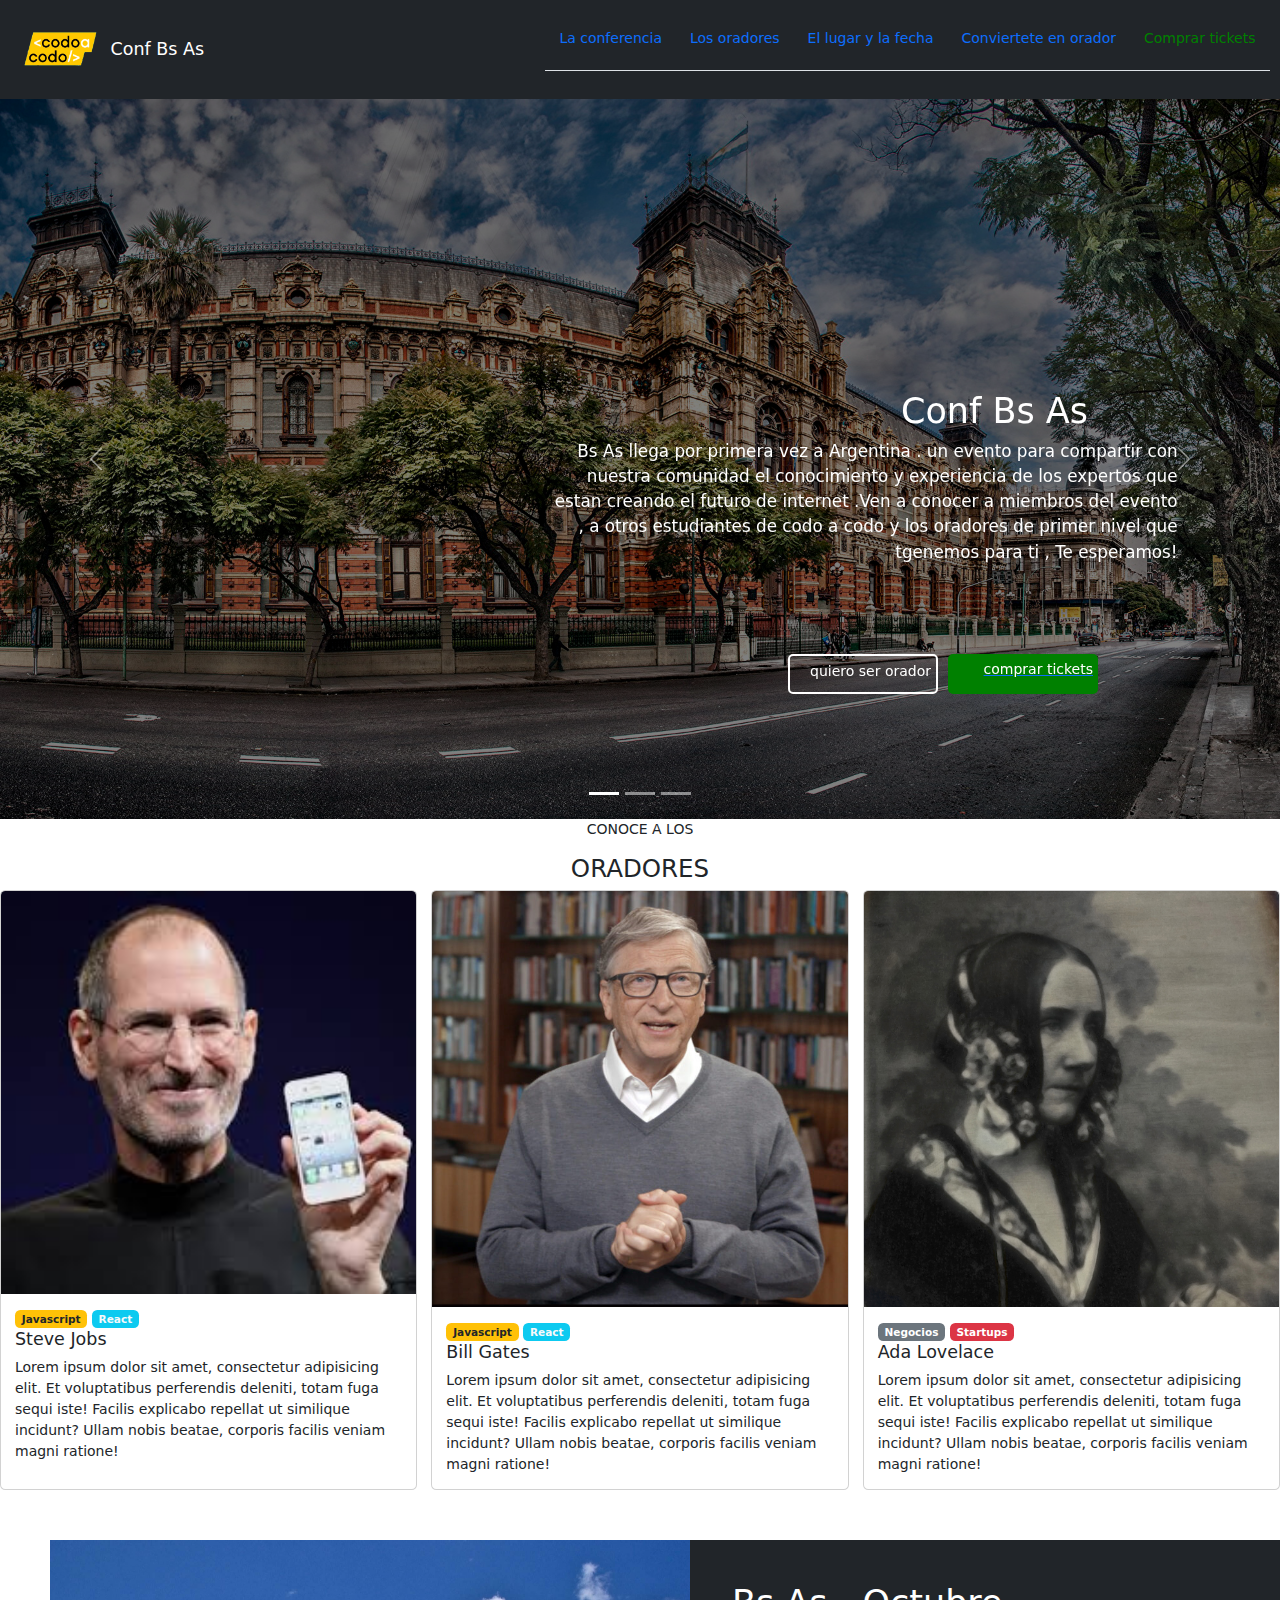
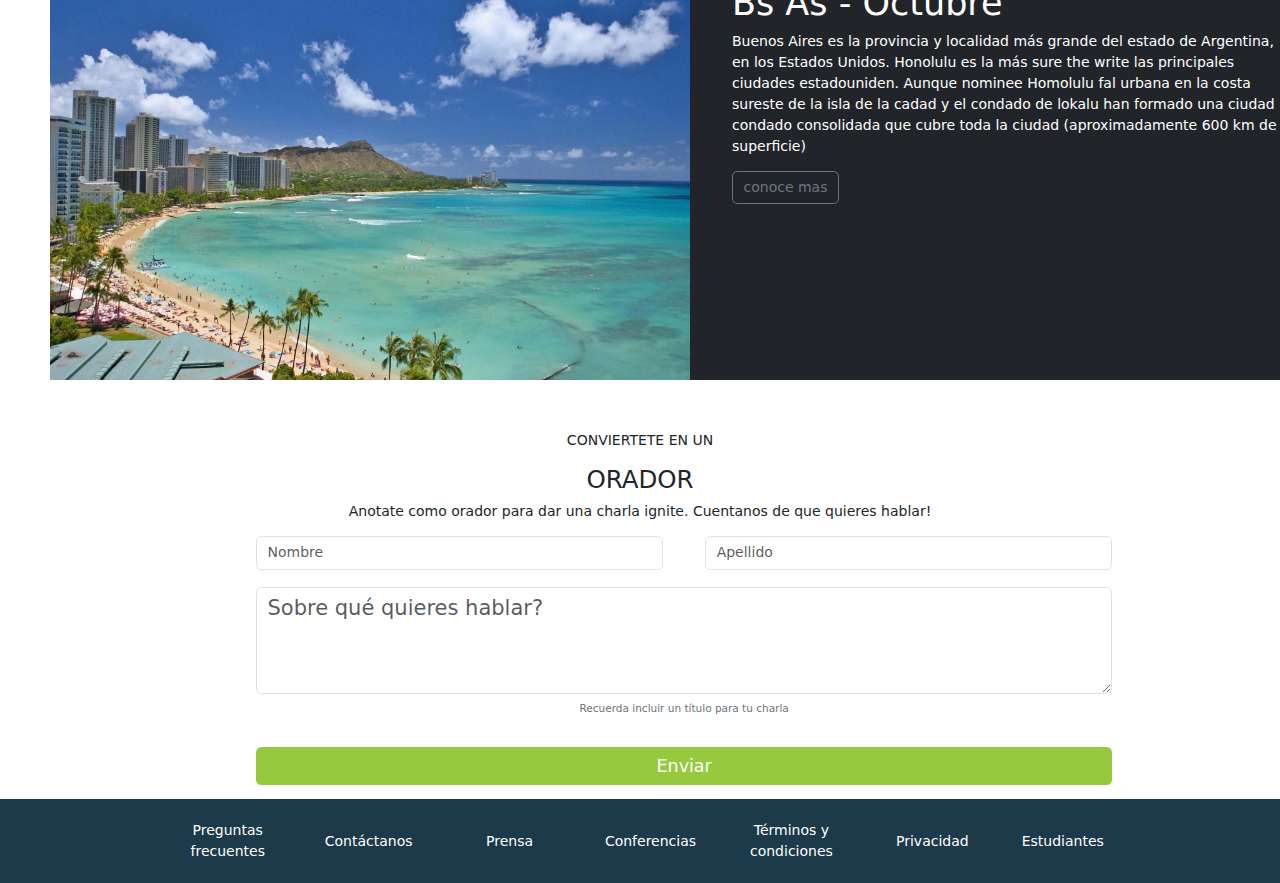
<file: index.html>
<!DOCTYPE html>
<html lang="en">
<head>
  <meta charset="UTF-8">
  <meta http-equiv="X-UA-Compatible" content="IE=edge">
  <meta name="viewport" content="width=device-width, initial-scale=1.0">
  <title>TpIntegrador</title>

    <link rel="stylesheet" href="STYLE.CSS">
  <link href="https://cdn.jsdelivr.net/npm/bootstrap@5.2.3/dist/css/bootstrap.min.css" rel="stylesheet">
  <script src="https://cdn.jsdelivr.net/npm/bootstrap@5.2.3/dist/js/bootstrap.bundle.min.js"></script>
  <style>
    
  </style>
  
</head>
<body>
  <div class="container-fluid p-0">
    <nav class="navbar navbar-expand-sm navbar-dark bg-dark">
        <div class="container-fluid">
          <a class="navbar-brand"  href="#"> 
          <img src="codoacodo.png" alt="Logo" style="width:100px;" class="nav-pill" >Conf Bs As </a>

          <button class="navbar-toggler" type="button" data-bs-toggle="collapse" data-bs-target="#mynavbar">
            <span class="navbar-toggler-icon"></span>
             </button>
          <div class="collapse navbar-collapse" id="mynavbar">
            <header class="d-flex flex-wrap py-3 mb-4 border-bottom">
              <a href="/" class="d-flex mb-3 mb-md-0 me-md-auto link-body-emphasis text-decoration-none">
                
              </a>
                 <ul class="nav nav-pills">
                    <li class="nav-item"><a href="#confe" class="nav-link " >La conferencia </a></li>
                    <li class="nav-item"><a href="#oradores" target="_parent" class="nav-link">Los oradores </a></li>
                    <li class="nav-item"><a href="#fecha" class="nav-link">El lugar y la fecha</a></li>
                    <li class="nav-item"><a href="#conviertete" class="nav-link">Conviertete en orador </a></li>
                    <li class="nav-item"><a href="TRABAJOJS.html"  class="nav-link" style="color: green;">Comprar tickets</a></li>
                    
                  </ul>
                </div>            

            </header>
          </div>
        
        
      </nav>
  </div>
<!-- Carousel -->
<div id="demo" class="carousel slide " >

  <!-- Indicators/dots -->
  <div class="carousel-indicators">
    <button type="button" data-bs-target="#demo" data-bs-slide-to="0" class="active"></button>
    <button type="button" data-bs-target="#demo" data-bs-slide-to="1"></button>
    <button type="button" data-bs-target="#demo" data-bs-slide-to="2"></button>
  </div>
  
  <!-- The slideshow/carousel -->
  <div class="carousel-inner">
    <div class="carousel-item active">
      <img src="ba1.jpg" alt="Los Angeles" class="d-block" style="width:100%">
    <div class="carousel-caption">
      <h1 id="confe">Conf Bs As</h1>
      <p>Bs As llega por primera vez a Argentina . un evento para compartir
        con nuestra comunidad el conocimiento y experiencia de los expertos que 
        estan creando el futuro de internet .Ven a conocer a miembros del 
        evento , a otros estudiantes de codo a codo y los oradores de primer 
        nivel que tgenemos para ti , Te esperamos!</p>
       
       <div class="botonera"> 
        <div class="button " >
          <a href="#conviertete" class="btn btn btn-outline-secondary">quiero ser orador </a>       
          </div>
          <div class="button1 " >
            <a href="TRABAJOJS.html">  <button type="button" class="btn1" id="tickets">comprar tickets</button>     </a>     
            </div>
          </div>
    </div>
    </div>
    <div class="carousel-item">
      <img src="ba2.jpg" alt="Chicago" class="d-block" style="width:100%">
    </div>
    <div class="carousel-item">
      <img src="ba3.jpg" alt="New York" class="d-block" style="width:100%">
    </div>
  </div>
  
  <!-- Left and right controls/icons -->
  <button class="carousel-control-prev" type="button" data-bs-target="#demo" data-bs-slide="prev">
    <span class="carousel-control-prev-icon"></span>
  </button>
  <button class="carousel-control-next" type="button" data-bs-target="#demo" data-bs-slide="next">
    <span class="carousel-control-next-icon"></span>
  </button>
</div>

<div class="flex-container">
  
    <p id="oradores">CONOCE A LOS </p>
<h3>ORADORES</h3>
</div>

<!-- Cards -->
<div class="row row-cols-1 row-cols-md-3 g-3">
  <div class="col">
      <div class="card h-100">
          <img src="steve.jpg" class="card-img-top" alt="...">
          <div class="card-body">
              <span class="badge bg-warning text-dark">Javascript</span>
              <span class="badge bg-info text-light">React</span>
              <h5 class="card-title">Steve Jobs</h5>
              <p class="card-text">Lorem ipsum dolor sit amet, consectetur adipisicing elit. Et
                  voluptatibus
                  perferendis deleniti, totam fuga sequi iste! Facilis explicabo repellat ut similique
                  incidunt?
                  Ullam nobis beatae, corporis facilis veniam magni ratione!</p>
          </div>
      </div>
  </div>
  <div class="col">
      <div class="card h-100">
          <img src="bill.jpg" class="card-img-top" alt="...">
          <div class="card-body">
              <span class="badge bg-warning text-dark">Javascript</span>
              <span class="badge bg-info text-light">React</span>
              <h5 class="card-title">Bill Gates</h5>
              <p class="card-text">Lorem ipsum dolor sit amet, consectetur adipisicing elit. Et
                  voluptatibus
                  perferendis deleniti, totam fuga sequi iste! Facilis explicabo repellat ut similique
                  incidunt?
                  Ullam nobis beatae, corporis facilis veniam magni ratione!</p>
          </div>
      </div>
  </div>
  <div class="col">
      <div class="card h-100">
          <img src="ada.jpeg" class="card-img-top" alt="...">
          <div class="card-body">
              <span class="badge bg-secondary">Negocios</span>
              <span class="badge bg-danger">Startups</span>
              <h5 class="card-title">Ada Lovelace</h5>
              <p class="card-text">Lorem ipsum dolor sit amet, consectetur adipisicing elit. Et
                  voluptatibus
                  perferendis deleniti, totam fuga sequi iste! Facilis explicabo repellat ut similique
                  incidunt?
                  Ullam nobis beatae, corporis facilis veniam magni ratione!</p>
          </div>
      </div>
  </div>
</div>
</div>
<div class="flex-container2">
            
  <img src="honolulu.jpg"  width="50%" height="440" alt="honolulu"> 

 <div class="container p-5 my-15 bg-dark text-white" id="fecha">
   <h1>Bs As - Octubre</h1>
   <p>Buenos Aires es la provincia y localidad más grande del estado de Argentina,
   en los Estados Unidos. Honolulu es la más sure the write las principales 
   ciudades estadouniden. Aunque nominee Homolulu fal urbana en la costa sureste
   de la isla de la cadad y el condado de lokalu han formado una ciudad condado
   consolidada que cubre toda la ciudad (aproximadamente 600 km de superficie)
   
  </p>
  <a href="#" class="btn btn btn-outline-secondary">conoce mas </a>
   
  </div>
</div>
 

 <div class="flex-container3">
  
 <div> <p id="conviertete">CONVIERTETE EN UN  </p></div>
 <div ><h3>ORADOR</h3></div>
 </div>
 <div class="flex-container4 ">
 <p>Anotate como orador para dar una charla ignite. Cuentanos de que quieres hablar!</p>
 </div>
 <div class="flex-container5">
             <!-- Formulario -->
             <form class="row g-1 gx-5">
              <div class="col-md-6 mb-3">
                  <input type="text" class="form-control" placeholder="Nombre">
              </div>
              <div class="col-md-6 mb-3">
                  <input type="text" class="form-control" placeholder="Apellido">
              </div>
              <div class="mb-3">
                  <textarea class="form-control fs-4" rows="3" placeholder="Sobre qué quieres hablar?"></textarea>
                  <p class="text-secondary"><sub>Recuerda incluir un título para tu charla</sub></p>
              </div>
              <div class="d-grid">
                  <button class="btn text-white fs-5" style="background-color: #96c93e;" type="submit">Enviar</button>
              </div>
          </form>
      </div>
 </div>
 <footer class="text-center text-white">
  <section class="mt-8">
      <div class="row align-items-center d-inline-flex justify-content-center p-4">
          <!-- Links del footer -->
          <div class="col gx-5">
              <a href="#" class="text-white text-decoration-none">Preguntas frecuentes</a>
          </div>
          <div class="col gx-5">
              <a href="#" class="text-white text-decoration-none">Contáctanos</a>
          </div>
          <div class="col gx-5">
              <a href="#" class="text-white text-decoration-none">Prensa</a>
          </div>
          <div class="col gx-5">
              <a href="#" class="text-white text-decoration-none">Conferencias</a>
          </div>
          <div class="col gx-5">
              <a href="#" class="text-white text-decoration-none">Términos y condiciones</a>
          </div>
          <div class="col gx-5">
              <a href="#" class="text-white text-decoration-none">Privacidad</a>
          </div>
          <div class="col">
              <a href="#" class="text-white text-decoration-none">Estudiantes</a>
          </div>
      </div>
  </section>


</footer>

</div>
</body>

</html>
</file>
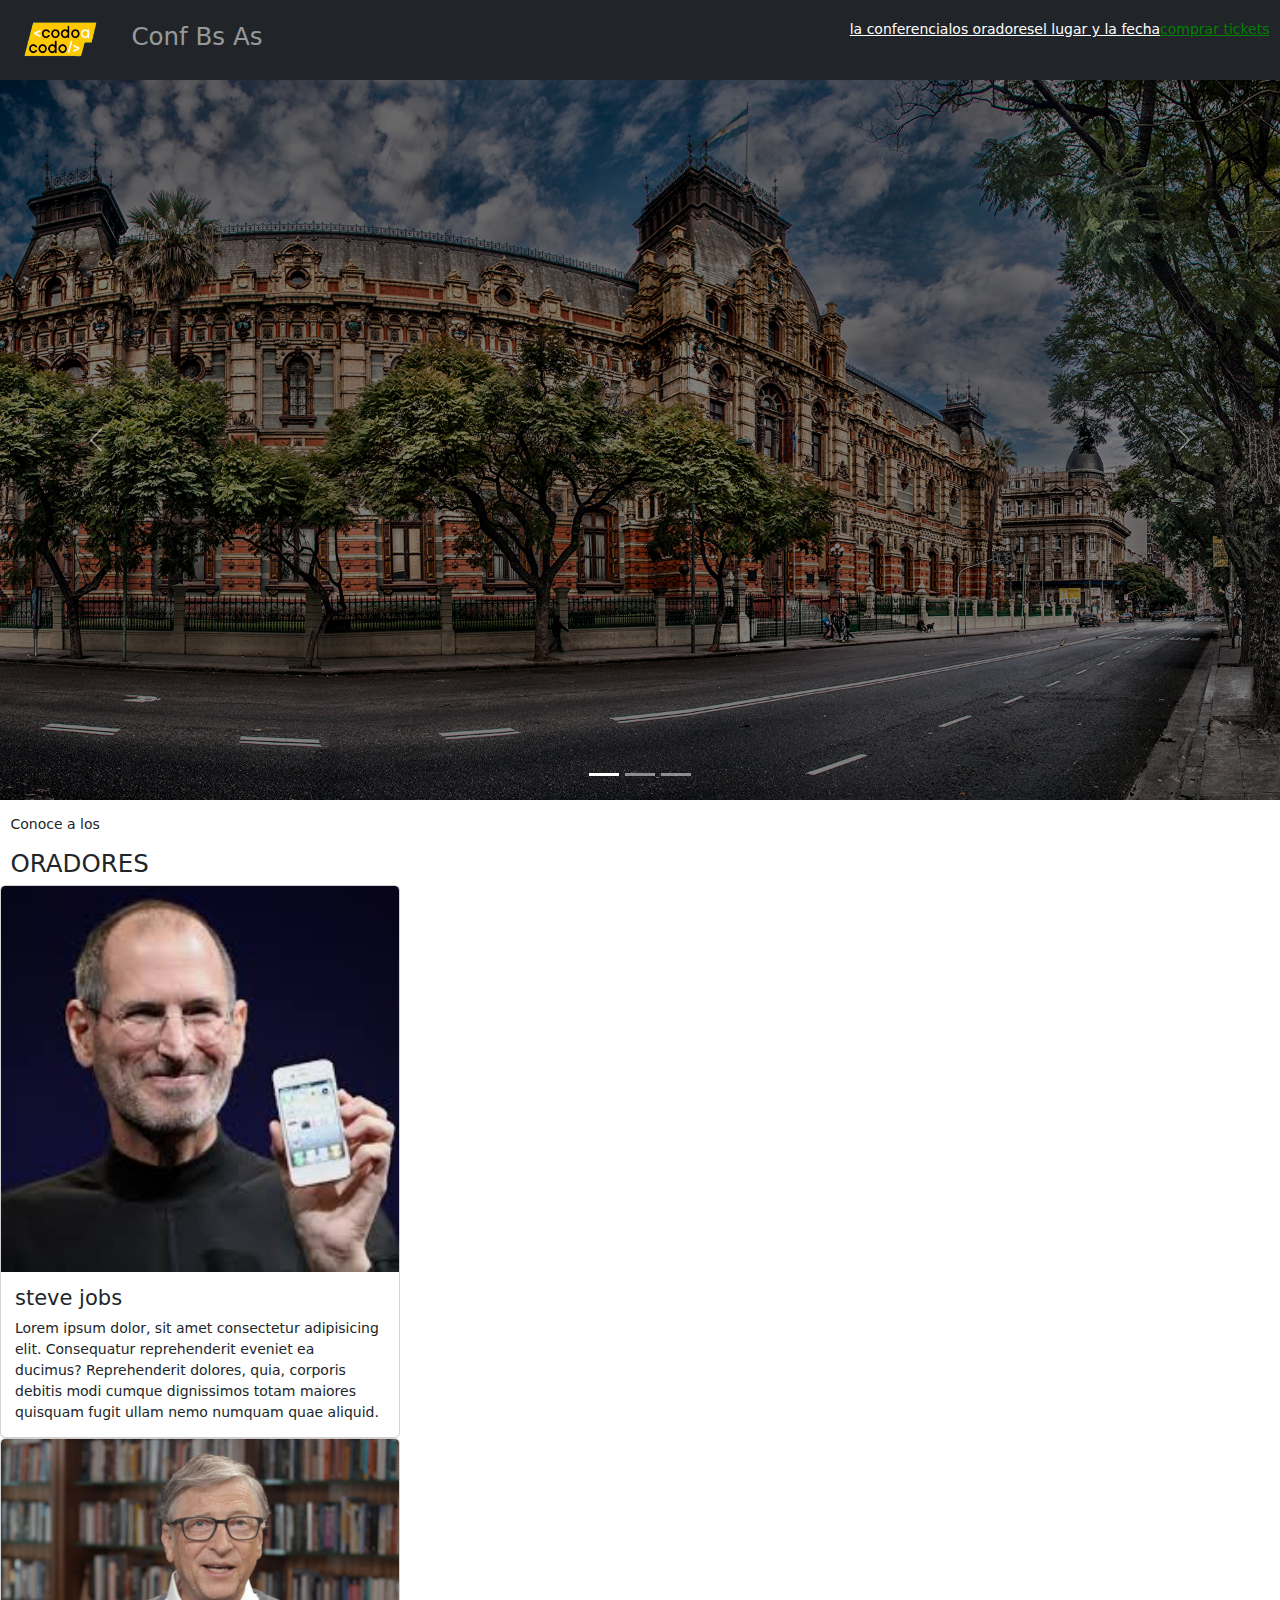
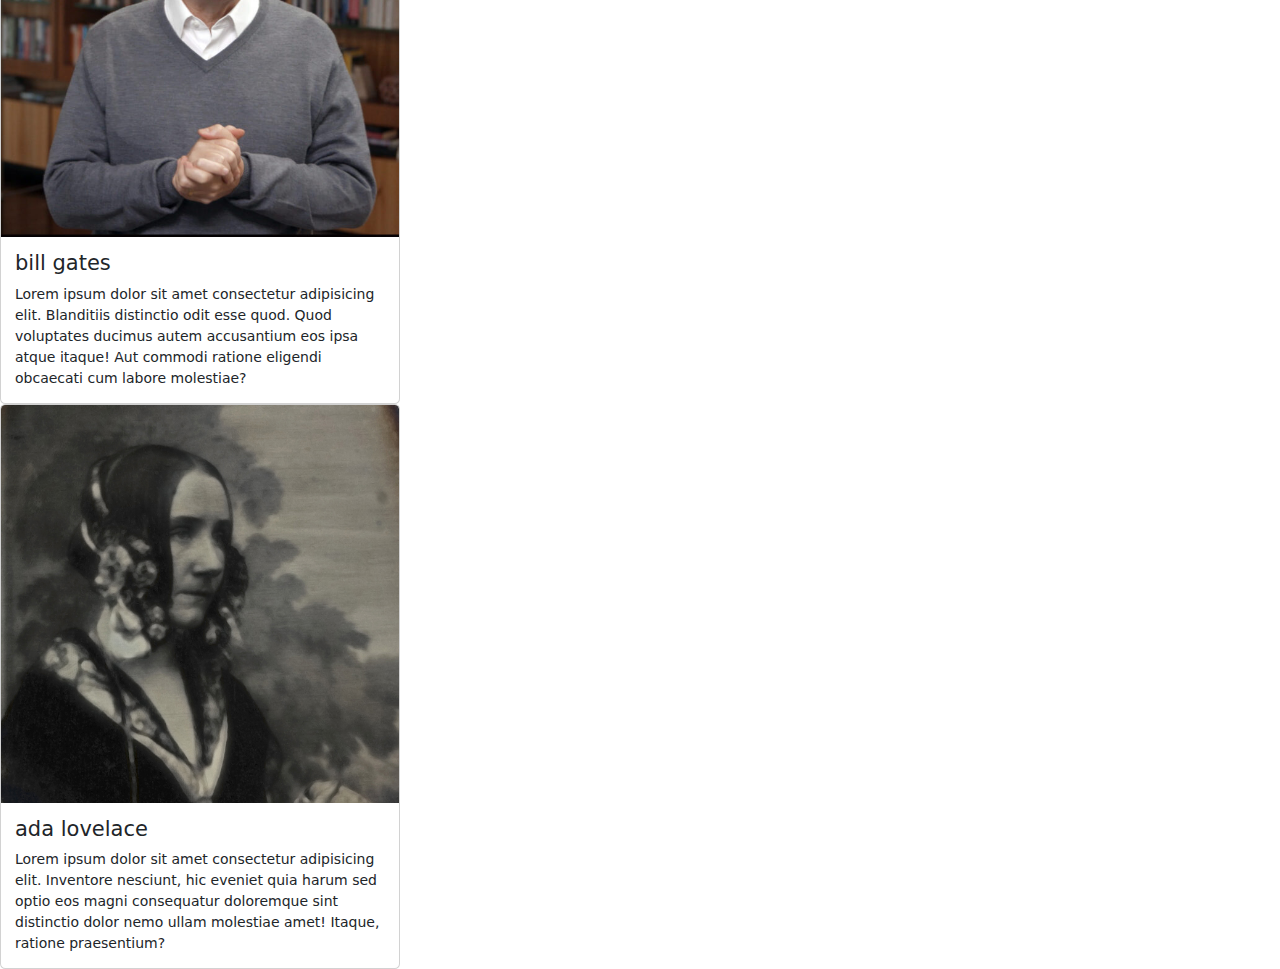
<file: TPintegradorfrontend.html>
<html lang="en">
<head>
    <link rel="stylesheet" href="STYLE.CSS">
  <title>Bootstrap Example</title>
  <meta charset="utf-8">
  <meta name="viewport" content="width=device-width, initial-scale=1">
  <link href="https://cdn.jsdelivr.net/npm/bootstrap@5.2.3/dist/css/bootstrap.min.css" rel="stylesheet">
  <script src="https://cdn.jsdelivr.net/npm/bootstrap@5.2.3/dist/js/bootstrap.bundle.min.js"></script>
  
</head>
<body>
    <nav class="navbar navbar-expand-sm navbar-dark bg-dark">
        <div class="container-fluid">
          <a class="navbar-brand"  href="#"> 
          <img src="codoacodo.png" alt="Logo" style="width:100px;" class="rounded-pill" > </a>

          <button class="navbar-toggler" type="button" data-bs-toggle="collapse" data-bs-target="#mynavbar">
            <span class="navbar-toggler-icon"></span>
             </button>
          <div class="collapse navbar-collapse" id="mynavbar">
            <ul class="navbar-nav me-auto">
              <li class="nav-item">
                <a class="nav-link" href="javascript:void(0)"><h3>Conf Bs As</h3></a>
              </li>
            </ul>
            <ul class="nav">
                <li class="nav-item">
                  <a class="nav-link1" href="#" >la conferencia </a>
                </li>
<br><br>
                <li class="nav-item">
                  <a class="nav-link1" href="#"  >los oradores </a>
                </li>
                <br>
                <li class="nav-item">
                  <a class="nav-link1" href="#" >el lugar y la fecha</a>
                </li>
                <br>
                <li class="nav-item">
                  <a class="nav-link1 " href="#" style="color: green;" >comprar tickets </a>
                </li>
              </ul>
        </div>
        
      </nav>
      
<!-- Carousel -->
<div id="demo" class="carousel slide" data-bs-ride="carousel">

  <!-- Indicators/dots -->
  <div class="carousel-indicators">
    <button type="button" data-bs-target="#demo" data-bs-slide-to="0" class="active"></button>
    <button type="button" data-bs-target="#demo" data-bs-slide-to="1"></button>
    <button type="button" data-bs-target="#demo" data-bs-slide-to="2"></button>
  </div>
  
  <!-- The slideshow/carousel -->
  <div class="carousel-inner">
    <div class="carousel-item active">
      <img src="ba1.jpg" alt="Los Angeles" class="d-block" style="width:100%">
    </div>
    <div class="carousel-item">
      <img src="ba2.jpg" alt="Chicago" class="d-block" style="width:100%">
    </div>
    <div class="carousel-item">
      <img src="ba3.jpg" alt="New York" class="d-block" style="width:100%">
    </div>
  </div>
  
  <!-- Left and right controls/icons -->
  <button class="carousel-control-prev" type="button" data-bs-target="#demo" data-bs-slide="prev">
    <span class="carousel-control-prev-icon"></span>
  </button>
  <button class="carousel-control-next" type="button" data-bs-target="#demo" data-bs-slide="next">
    <span class="carousel-control-next-icon"></span>
  </button>
</div>

<div class="container-fluid mt-3">
    <p>Conoce a los</p>

    <h3>ORADORES</h3>
</div>
<div class="flex-container">
<div class="card" style="width:400px">
    <img class="card-img-top" src="steve.jpg" alt="Card image">
    <div class="card-body">
      <h4 class="card-title">steve jobs</h4>
      <p class="card-text">Lorem ipsum dolor, sit amet consectetur adipisicing elit. Consequatur reprehenderit eveniet ea ducimus? Reprehenderit dolores, quia, corporis debitis modi cumque dignissimos totam maiores quisquam fugit ullam nemo numquam quae aliquid.</p>
      
    </div>
  </div>
  
  <div class="card" style="width:400px">
    <img class="card-img-top" src="bill.jpg" alt="Card image">
    <div class="card-body">
      <h4 class="card-title">bill gates</h4>
      <p class="card-text">Lorem ipsum dolor sit amet consectetur adipisicing elit. Blanditiis distinctio odit esse quod. Quod voluptates ducimus autem accusantium eos ipsa atque itaque! Aut commodi ratione eligendi obcaecati cum labore molestiae?</p>
    
    </div>
  </div>
  <div class="card" style="width:400px">
    <img class="card-img-top" src="ada.jpeg" alt="Card image">
    <div class="card-body">
      <h4 class="card-title">ada lovelace</h4>
      <p class="card-text">Lorem ipsum dolor sit amet consectetur adipisicing elit. Inventore nesciunt, hic eveniet quia harum sed optio eos magni consequatur doloremque sint distinctio dolor nemo ullam molestiae amet! Itaque, ratione praesentium?</p>
      
    </div>
  </div>
</body>
</html>
</file>
<file: STYLE.CSS>
html {
  font-size: 14px;
}
@media (min-width: 1500px) {
  html {
    font-size: 16px;
  }
}

.container {
  max-width: 960px;
  
}

.pricing-header {
  max-width: 700px;
}

.card-deck .card {
  min-width: 220px;
  height: 40px;
}
.nav-link1 {
    color :white
}
#mynavbar {
  justify-content: end;
}
.carousel-inner img{
  filter: brightness(50%);
}

.carousel-inner .carousel-caption p{
  text-align: right;
  width: 70%;
  height: 75%;
  margin-left: 40%;
  margin-bottom: 10%;
  display: flex;
  justify-content: right;
  font-size: larger;
  align-items: end;
}
.botonera{
  display: flex;
  width: 100%;
text-align: center;
  justify-content: end ;
 margin: 10px;
  margin-left: 10px;
  margin-bottom: 10%;
  color: white;
}
.botonera .button .btn{
  display: flex;
  width: 150px;
  height: 40px;
  border: 2px solid white;
  border-radius: 5px ;
  padding: 5px;
  justify-content: right;
  background-color: none ;
color: white;
}
.botonera .button1 .btn1{
  display: flex;
  width: 150px;
  height: 40px;
  border: 2px ;
  border-radius: 5px;
  padding: 5px;
  margin-left: 10px;
 
  justify-content: right;
  background-color: green ;
color: white;
}
.carousel-inner .carousel-caption h1{
  text-align: right;
}
.flex-container #oradores {
  text-align:center;
  
}
.flex-container h3{
  text-align: center;
}

.flex-container1{
  display: flex;
width: 75%;
flex-direction:row;
align-items: center;
justify-content: center;
 margin-left: 10%;
 
}

.flex-container1 .card{
  display: flex;
  justify-content: center;
  width: 100%;
  height:200px;
  margin-left: 10px;
  margin-top: 150px;
  margin-bottom: 150px;
  flex-direction: column;
 
}


.flex-container2 {
  display:inline-flex;
  height: 440px;
  width: 100%;
  margin: 50px;
  padding: 5 px;
  flex-direction: row;
  

}
.flex-container2 a .btn-btn-btn-outline-secondary{ 
  display: flex;
  background-color: none;
  width: 20%;
  height: 10%;
 flex-direction: column ;
 
}

 .flex-container3{
 display: flex;
  text-align: center;
  flex-direction: column;
 
  }

 .flex-container3 p #conviertete{
  display: flex;
  text-align: center;
  justify-content: center;
  
 }
 .flex-container3 h3{
  display: flex;
  text-align: center;
  justify-content: center;
 
 }

 
 .flex-container4{
  display: flex;
  text-align: center;
  justify-content: center;
  flex-direction: column;
  text-decoration: dotted;

  
 }
 .flex-container5{
  display: flex;
  flex-direction: row;
  text-align: center;
  margin-bottom: 10px;
  margin-left: 20%;
  
 }

 .flex-container6{
display: flex;
justify-content: center;
align-items: center;
flex-direction: column;
margin-bottom: 100px;
 }
 .d-grid .btn h5{

background-color: rgb(179, 248, 75);
padding: 10px 20px;
color: white;
font-size: larger;
height: 50px;
display: flex;
text-align: center;
justify-content: center;


 }
 footer {
  background-color: #1d3a4a;
  margin-top: 1rem;
}

footer .bg-cr {
  background-color: rgba(0, 0, 0, 0.2);
}
</file>
